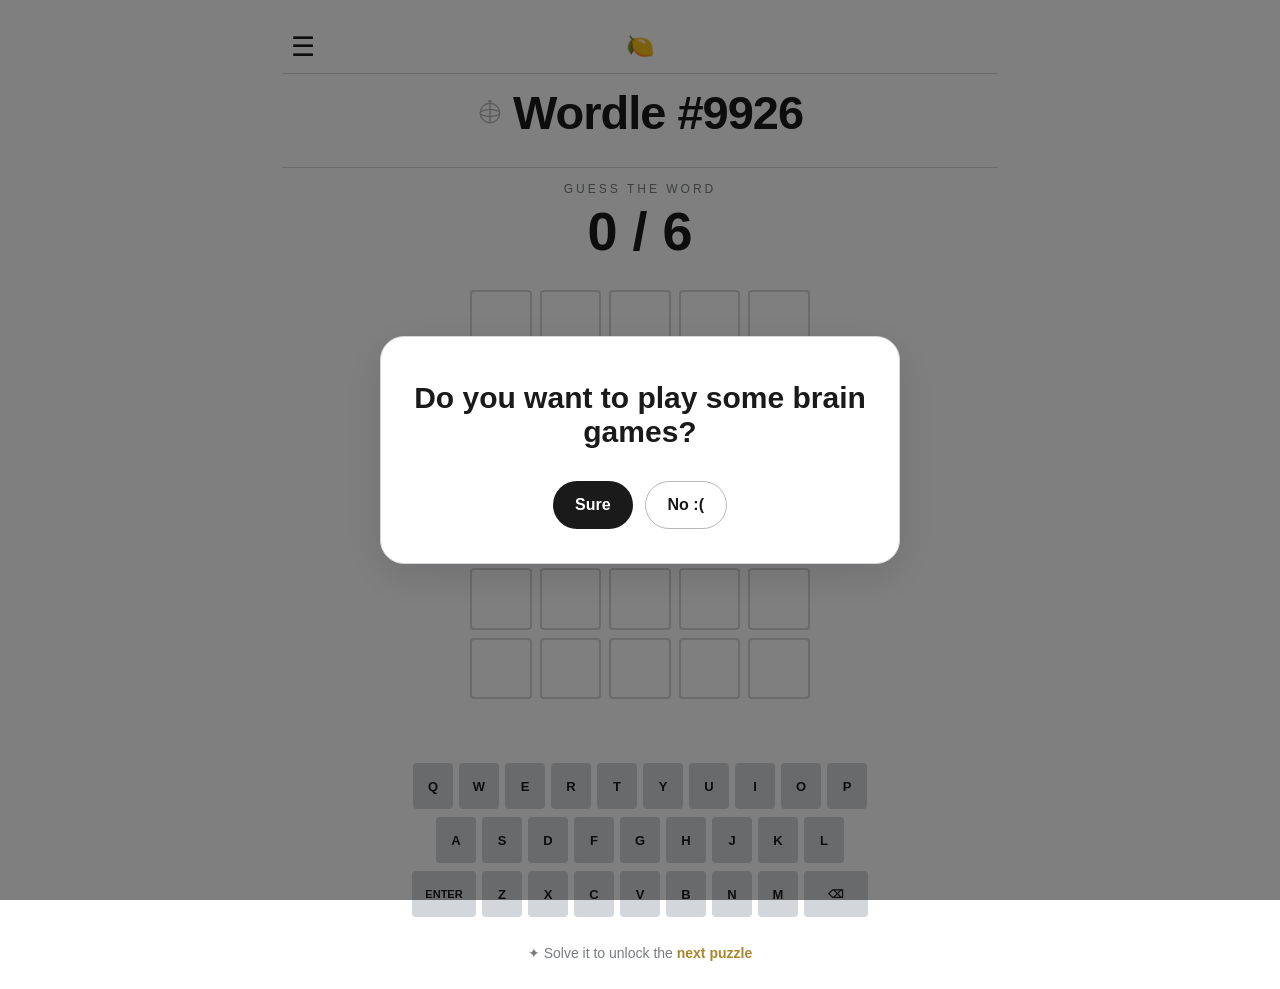
<file: index.html>
<!doctype html>
<html lang="en">
<head>
  <meta charset="utf-8">
  <meta name="viewport" content="width=device-width, initial-scale=1, viewport-fit=cover">
  <meta name="theme-color" content="#000000">
  <title>Wordle #9926</title>
  <link rel="stylesheet" href="style.css">
</head>
<body class="theme-wordle">
  <main class="app">
    <header class="topbar">
      <button class="icon-btn" id="menuBtn" aria-label="Open instructions">☰</button>
      <div class="brand">🍋</div>
      <span class="icon-btn" aria-hidden="true"></span>
    </header>

    <section class="intro">
      <div class="intro-title-row">
        <button class="orb-btn" id="orbBtn" aria-label="???">
          <svg class="orb-icon" viewBox="0 0 40 40" xmlns="http://www.w3.org/2000/svg">
            <circle cx="20" cy="20" r="15" fill="none" stroke="currentColor" stroke-width="2"/>
            <ellipse cx="20" cy="20" rx="15" ry="5.2" fill="none" stroke="currentColor" stroke-width="2"/>
            <line x1="20" y1="5" x2="20" y2="35" stroke="currentColor" stroke-width="2"/>
            <line x1="17" y1="2" x2="23" y2="2" stroke="currentColor" stroke-width="2"/>
            <line x1="20" y1="0" x2="20" y2="4" stroke="currentColor" stroke-width="2"/>
          </svg>
        </button>
        <h1>Wordle #9926</h1>
      </div>
      <div class="divider"></div>
      <div class="eyebrow">GUESS THE WORD</div>
      <div class="score"><span id="guessCount">0</span> / 6</div>
    </section>

    <section class="wl-game">
      <div id="wlBoard" class="wl-board" aria-label="Wordle board"></div>

      <p id="wlMessage" class="wl-message"></p>

      <div id="wlKeyboard" class="wl-keyboard" aria-label="Keyboard"></div>
    </section>

    <p class="spangram-note">✦ Solve it to unlock the <span>next puzzle</span></p>
  </main>

  <div class="overlay hidden" id="modal">
    <div class="modal-card">
      <button class="close-btn" id="closeModal" aria-label="Close">×</button>
      <div id="modalContent"></div>
    </div>
  </div>

  <script src="words.js"></script>
  <script src="wordle.js"></script>
</body>
</html>
</file>
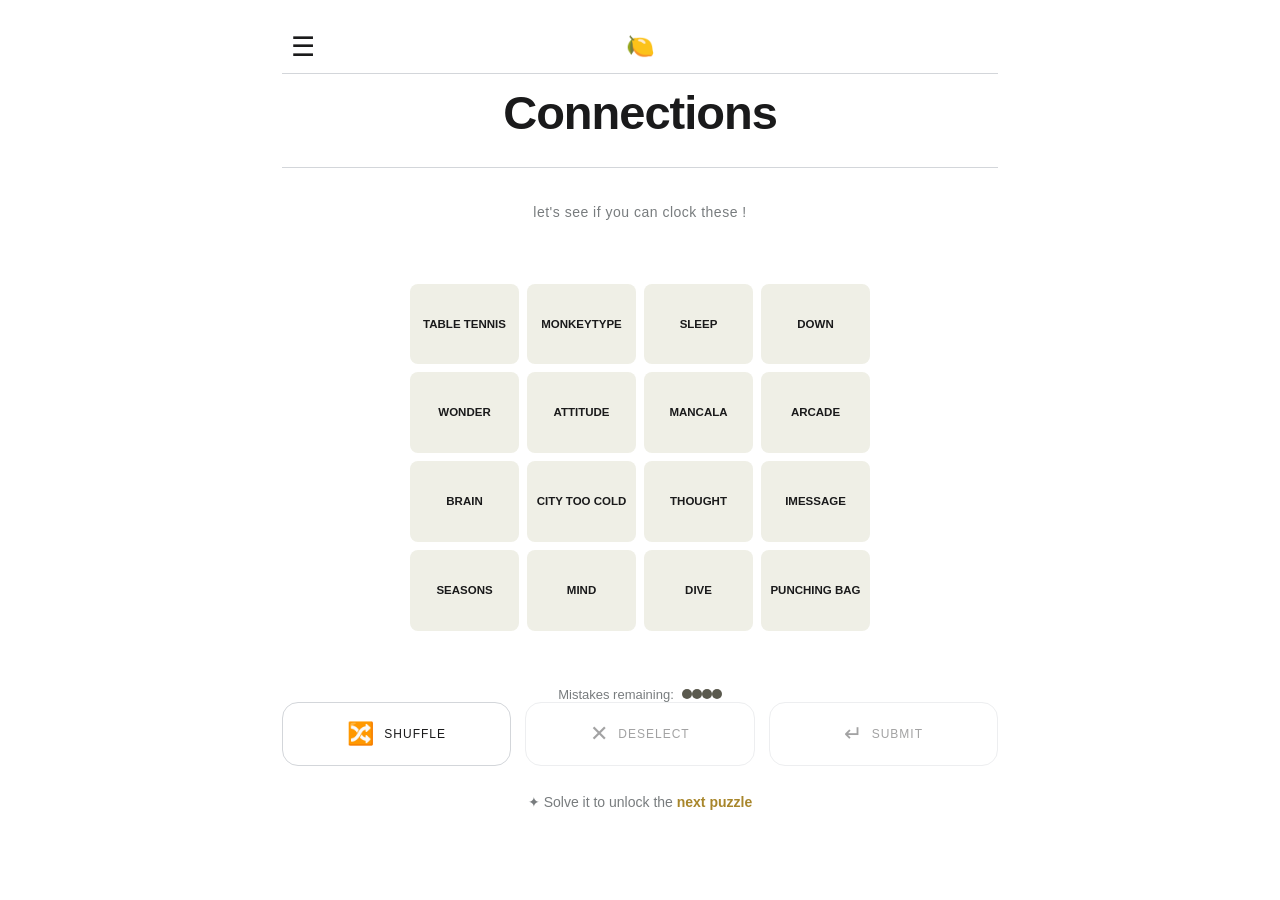
<file: connections.html>
<!doctype html>
<html lang="en">
<head>
  <meta charset="utf-8">
  <meta name="viewport" content="width=device-width, initial-scale=1, viewport-fit=cover">
  <meta name="theme-color" content="#000000">
  <title>Connections</title>
  <link rel="stylesheet" href="style.css">
</head>
<body class="theme-connections">
  <main class="app">
    <header class="topbar">
      <button class="icon-btn" id="menuBtn" aria-label="Open instructions">☰</button>
      <div class="brand">🍋</div>
      <span class="icon-btn" aria-hidden="true"></span>
    </header>

    <section class="intro">
      <h1>Connections</h1>
      <div class="divider"></div>
    </section>

    <section class="cn-game">
      <p class="drag-help">let's see if you can clock these !</p>

      <div id="cnSolved" class="cn-solved-board"></div>
      <div id="cnGrid" class="cn-grid"></div>

      <p id="cnMessage" class="wl-message"></p>

      <div class="cn-dots-row">
        <span>Mistakes remaining:</span>
        <span id="cnDots"></span>
      </div>
    </section>

    <section class="controls">
      <button class="control-btn" id="cnShuffleBtn">
        <span class="control-icon">🔀</span>
        <span>SHUFFLE</span>
      </button>
      <button class="control-btn" id="cnDeselectBtn">
        <span class="control-icon">✕</span>
        <span>DESELECT</span>
      </button>
      <button class="control-btn" id="cnSubmitBtn">
        <span class="control-icon">↵</span>
        <span>SUBMIT</span>
      </button>
    </section>

    <p class="spangram-note">✦ Solve it to unlock the <span>next puzzle</span></p>
  </main>

  <div class="overlay hidden" id="modal">
    <div class="modal-card">
      <button class="close-btn" id="closeModal" aria-label="Close">×</button>
      <div id="modalContent"></div>
    </div>
  </div>

  <script src="connections.js"></script>
</body>
</html>
</file>
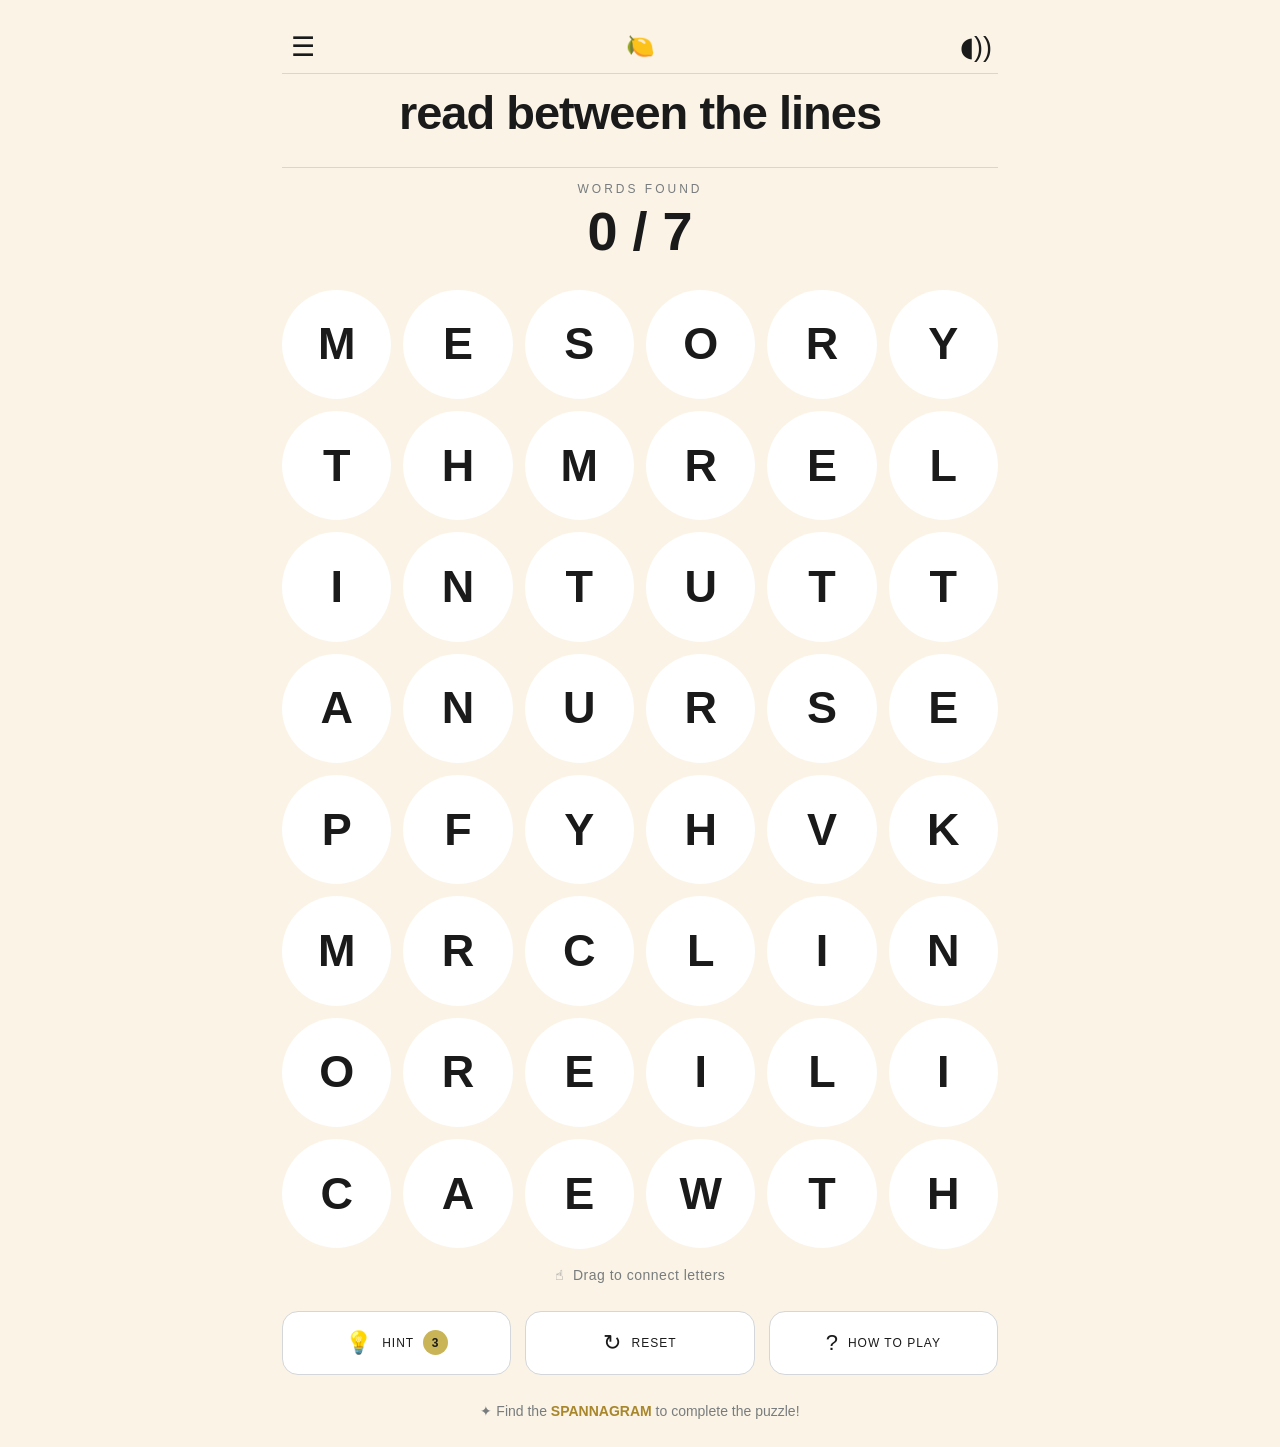
<file: strands.html>
<!doctype html>
<html lang="en">
<head>
  <meta charset="utf-8">
  <meta name="viewport" content="width=device-width, initial-scale=1, viewport-fit=cover">
  <meta name="theme-color" content="#000000">
  <title>read between the lines</title>
  <link rel="stylesheet" href="style.css">
</head>
<body class="theme-strands">
  <main class="app">
    <header class="topbar">
      <button class="icon-btn" id="menuBtn" aria-label="Open instructions">☰</button>
      <div class="brand">🍋</div>
      <button class="icon-btn" id="soundBtn" aria-label="Toggle sound">◖))</button>
    </header>

    <section class="intro">
      <h1>read between the lines</h1>
      <div class="divider"></div>
      <div class="eyebrow">WORDS FOUND</div>
      <div class="score"><span id="foundCount">0</span> / 7</div>
    </section>

    <section class="game">
      <div class="board-wrap">
        <svg id="lineLayer" class="line-layer" aria-hidden="true"></svg>
        <div id="grid" class="grid" aria-label="Letter grid"></div>
      </div>
      <p class="drag-help">☝︎ &nbsp;Drag to connect letters</p>
    </section>

    <section class="controls">
      <button class="control-btn" id="hintBtn">
        <span class="control-icon">💡</span>
        <span>HINT</span>
        <strong id="hintCount">3</strong>
      </button>
      <button class="control-btn" id="resetBtn">
        <span class="control-icon">↻</span>
        <span>RESET</span>
      </button>
      <button class="control-btn" id="howBtn">
        <span class="control-icon">?</span>
        <span>HOW TO PLAY</span>
      </button>
    </section>

    <p class="spangram-note">✦ Find the <span>SPANNAGRAM</span> to complete the puzzle!</p>
  </main>

  <div class="overlay hidden" id="modal">
    <div class="modal-card">
      <button class="close-btn" id="closeModal" aria-label="Close">×</button>
      <div id="modalContent"></div>
    </div>
  </div>

  <script src="game.js"></script>
</body>
</html>
</file>
<file: style.css>
* { box-sizing: border-box; }

:root {
  /* Shared NYT-style light palette */
  --bg: #ffffff;
  --border: #d3d6da;
  --text: #1a1a1b;
  --muted: #787c7e;
  --cell: #ffffff;
  --accent-gold: #c9b458;

  /* Strands found-word colors */
  --strands-blue: #4a90e2;
  --strands-yellow: #f0c135;

  /* NYT Wordle palette */
  --wl-green: #6aaa64;
  --wl-yellow: #c9b458;
  --wl-gray: #787c7e;
  --wl-gray-key: #d3d6da;
  --wl-tile-border: #d3d6da;
  --wl-tile-border-filled: #878a8c;
  --wl-key-bg: #d3d6da;
  --wl-key-text: #1a1a1b;
}

html, body {
  margin: 0;
  min-height: 100%;
  background: var(--bg);
  color: var(--text);
  font-family: -apple-system, BlinkMacSystemFont, "Helvetica Neue", Arial, sans-serif;
}

body { min-height: 100vh; overflow-x: hidden; }

/* per-page background accents */
body.theme-strands { background: #faf3e6; }
body.theme-wordle { background: #ffffff; }
body.theme-connections { background: #ffffff; }

button { font: inherit; color: inherit; }

.app {
  width: min(100%, 760px);
  margin: 0 auto;
  padding: max(20px, env(safe-area-inset-top)) 22px 28px;
}

.topbar {
  display: grid;
  grid-template-columns: 44px 1fr 44px;
  align-items: center;
  min-height: 54px;
  border-bottom: 1px solid var(--border);
}

.brand {
  text-align: center;
  font-size: 23px;
}

.icon-btn {
  width: 42px;
  height: 42px;
  border: 0;
  background: transparent;
  font-size: 27px;
  cursor: pointer;
  color: var(--text);
}

.intro {
  text-align: center;
  padding-top: 14px;
}

.intro h1 {
  margin: 0;
  font-family: "nyt-franklin", "Helvetica Neue", Arial, sans-serif;
  font-size: clamp(25px, 6.5vw, 47px);
  line-height: 1.08;
  font-weight: 700;
  letter-spacing: -1px;
  color: var(--text);
}

.intro-title-row {
  display: flex;
  align-items: center;
  justify-content: center;
  gap: 10px;
}

.orb-btn {
  border: 0;
  background: transparent;
  padding: 0;
  cursor: pointer;
  color: var(--muted);
  display: inline-flex;
  align-items: center;
  opacity: .55;
  transition: opacity .2s ease, color .2s ease;
}

.orb-btn:hover {
  opacity: 1;
  color: var(--accent-gold);
}

.orb-icon {
  width: clamp(18px, 4.2vw, 26px);
  height: clamp(18px, 4.2vw, 26px);
}

.divider {
  height: 1px;
  background: var(--border);
  margin: 28px 0 14px;
}

.eyebrow {
  color: var(--muted);
  letter-spacing: 3px;
  font-size: 12px;
}

.score {
  margin-top: 4px;
  font-size: clamp(34px, 9vw, 54px);
  font-weight: 700;
  color: var(--text);
}

.game {
  width: 100%;
  margin-top: 28px;
}

.board-wrap {
  position: relative;
  width: 100%;
}

.grid {
  position: relative;
  z-index: 2;
  display: grid;
  grid-template-columns: repeat(6, minmax(0, 1fr));
  gap: clamp(7px, 1.5vw, 12px);
  touch-action: none;
  user-select: none;
  -webkit-user-select: none;
}

.line-layer {
  position: absolute;
  inset: 0;
  width: 100%;
  height: 100%;
  z-index: 1;
  pointer-events: none;
  overflow: visible;
}

.drag-line {
  fill: none;
  stroke: #2c2c2c;
  stroke-width: 8;
  stroke-linecap: round;
  stroke-linejoin: round;
  opacity: .85;
}

.drag-dot {
  fill: #2c2c2c;
  opacity: .9;
}

.found-line-blue {
  fill: none;
  stroke: var(--strands-blue);
  stroke-width: 9;
  stroke-linecap: round;
  stroke-linejoin: round;
}

.found-line-yellow {
  fill: none;
  stroke: var(--strands-yellow);
  stroke-width: 10;
  stroke-linecap: round;
  stroke-linejoin: round;
}

.cell {
  aspect-ratio: 1 / 1;
  border: 1px solid transparent;
  border-radius: 50%;
  background: var(--cell);
  display: grid;
  place-items: center;
  font-size: clamp(24px, 7vw, 45px);
  font-weight: 600;
  color: var(--text);
  cursor: pointer;
  position: relative;
  z-index: 3;
  transition: transform .12s ease, background .18s ease, border-color .18s ease, color .18s ease;
}

.cell.selected {
  background: #2c2c2c;
  border-color: #2c2c2c;
  color: #fff;
  transform: scale(1.035);
}

.cell.found-blue {
  background: var(--strands-blue);
  border-color: var(--strands-blue);
  color: #fff;
}

.cell.found-yellow {
  background: var(--strands-yellow);
  border-color: var(--strands-yellow);
  color: #1a1a1b;
}

.cell.hint {
  animation: hintPulse .55s ease-in-out 3;
}

@keyframes hintPulse {
  50% { transform: scale(1.12); border-color: #2c2c2c; }
}

.drag-help {
  text-align: center;
  color: var(--muted);
  margin: 18px 0 28px;
  font-size: 14px;
  letter-spacing: .5px;
}

.controls {
  display: grid;
  grid-template-columns: 1fr 1fr 1fr;
  gap: 14px;
}

.control-btn {
  min-height: 64px;
  border: 1px solid var(--border);
  border-radius: 16px;
  background: #ffffff;
  color: var(--text);
  display: flex;
  align-items: center;
  justify-content: center;
  gap: 9px;
  cursor: pointer;
  letter-spacing: 1px;
  font-size: 12px;
}

.control-btn:hover { border-color: #a8a8a8; }
.control-btn:disabled { opacity: .4; cursor: default; }

.control-icon { font-size: 22px; }

.control-btn strong {
  min-width: 25px;
  height: 25px;
  border-radius: 50%;
  background: var(--accent-gold);
  color: #1a1a1a;
  display: grid;
  place-items: center;
  font-size: 12px;
}

.spangram-note {
  text-align: center;
  color: var(--muted);
  margin: 28px 0 0;
  font-size: 14px;
}

.spangram-note span { color: #a8862b; font-weight: 700; }

.overlay {
  position: fixed;
  inset: 0;
  background: rgba(0,0,0,.5);
  display: grid;
  place-items: center;
  padding: 24px;
  z-index: 20;
}

.hidden { display: none; }

.modal-card {
  width: min(100%, 520px);
  background: #ffffff;
  border: 1px solid var(--border);
  border-radius: 24px;
  padding: 34px 28px;
  text-align: center;
  position: relative;
  box-shadow: 0 12px 40px rgba(0,0,0,.12);
}

.close-btn {
  position: absolute;
  top: 10px;
  right: 15px;
  border: 0;
  background: transparent;
  font-size: 32px;
  cursor: pointer;
  color: var(--muted);
}

.modal-card h2 {
  font-size: 30px;
  font-weight: 700;
  margin: 10px 0 14px;
  color: var(--text);
}

.modal-card p {
  color: #4a4a4a;
  line-height: 1.7;
}

.primary-btn {
  margin-top: 18px;
  padding: 14px 22px;
  border: 0;
  border-radius: 999px;
  background: #1a1a1b;
  color: #fff;
  font-weight: 700;
  cursor: pointer;
}

.modal-btn-row {
  display: flex;
  gap: 12px;
  justify-content: center;
  flex-wrap: wrap;
}

.secondary-btn {
  background: transparent;
  color: var(--text);
  border: 1px solid #b8b8b8;
}

.complete { animation: completePop .7s ease both; }

@keyframes completePop {
  from { opacity: 0; transform: scale(.92); }
  to { opacity: 1; transform: scale(1); }
}

@media (max-width: 600px) {
  .app { padding-left: 14px; padding-right: 14px; }
  .controls { gap: 7px; }
  .control-btn { min-height: 56px; font-size: 10px; padding: 0 4px; }
  .control-icon { font-size: 18px; }
}

@media (max-width: 390px) {
  .cell { border-radius: 40%; }
}

/* Wordle */

.wl-game {
  width: 100%;
  margin-top: 28px;
  display: flex;
  flex-direction: column;
  align-items: center;
  gap: 22px;
}

.wl-board {
  display: flex;
  flex-direction: column;
  gap: 8px;
  width: min(100%, 340px);
}

.wl-row {
  display: grid;
  grid-template-columns: repeat(5, 1fr);
  gap: 8px;
}

.wl-row-shake {
  animation: wlShake .4s ease;
}

@keyframes wlShake {
  20% { transform: translateX(-6px); }
  40% { transform: translateX(6px); }
  60% { transform: translateX(-4px); }
  80% { transform: translateX(4px); }
}

.wl-tile {
  aspect-ratio: 1 / 1;
  border: 2px solid var(--wl-tile-border);
  border-radius: 4px;
  background: var(--cell);
  display: grid;
  place-items: center;
  font-size: clamp(20px, 6vw, 30px);
  font-weight: 700;
  color: var(--text);
  text-transform: uppercase;
}

.wl-tile-filled {
  border-color: var(--wl-tile-border-filled);
}

.wl-tile-flip {
  animation: wlFlip .45s ease both;
}

@keyframes wlFlip {
  0% { transform: rotateX(0deg); }
  50% { transform: rotateX(90deg); }
  51% { transform: rotateX(90deg); }
  100% { transform: rotateX(0deg); }
}

.wl-tile-correct {
  background: var(--wl-green);
  border-color: var(--wl-green);
  color: #fff;
}

.wl-tile-present {
  background: var(--wl-yellow);
  border-color: var(--wl-yellow);
  color: #fff;
}

.wl-tile-absent {
  background: var(--wl-gray);
  border-color: var(--wl-gray);
  color: #fff;
}

.wl-message {
  min-height: 20px;
  text-align: center;
  color: var(--muted);
  font-size: 14px;
  letter-spacing: .3px;
  margin: 0;
  font-weight: 700;
}

.wl-message-link {
  color: #a8862b;
  text-decoration: underline;
}

.wl-keyboard {
  display: flex;
  flex-direction: column;
  gap: 8px;
  width: 100%;
  max-width: 460px;
}

.wl-key-row {
  display: flex;
  justify-content: center;
  gap: 6px;
}

.wl-key {
  min-width: 30px;
  height: 46px;
  padding: 0 8px;
  flex: 1;
  max-width: 40px;
  border: 0;
  border-radius: 4px;
  background: var(--wl-key-bg);
  color: var(--wl-key-text);
  font-size: 13px;
  font-weight: 600;
  cursor: pointer;
  display: grid;
  place-items: center;
}

.wl-key-wide {
  flex: 1.6;
  max-width: 64px;
  font-size: 11px;
}

.wl-key-correct {
  background: var(--wl-green);
  color: #fff;
}

.wl-key-present {
  background: var(--wl-yellow);
  color: #fff;
}

.wl-key-absent {
  background: var(--wl-gray);
  color: #fff;
}

/* Connections */

.cn-game {
  width: 100%;
  margin-top: 18px;
  display: flex;
  flex-direction: column;
  align-items: center;
  gap: 18px;
}

.cn-solved-board {
  width: 100%;
  max-width: 460px;
  display: flex;
  flex-direction: column;
  gap: 8px;
}

.cn-solved-row {
  border-radius: 8px;
  padding: 14px 16px;
  text-align: center;
  animation: completePop .5s ease both;
}

.cn-solved-title {
  font-weight: 800;
  font-size: 13px;
  letter-spacing: .4px;
}

.cn-solved-words {
  font-size: 12px;
  margin-top: 4px;
  opacity: .85;
}

.cn-yellow { background: #f9df6d; color: #1a1a1a; }
.cn-green { background: #a0c35a; color: #1a1a1a; }
.cn-blue { background: #b0c4ef; color: #1a1a1a; }
.cn-purple { background: #ba81c5; color: #fff; }

.cn-grid {
  width: 100%;
  max-width: 460px;
  display: grid;
  grid-template-columns: repeat(4, 1fr);
  gap: 8px;
}

.cn-tile {
  aspect-ratio: 1.35 / 1;
  border: none;
  border-radius: 8px;
  background: #efefe6;
  color: var(--text);
  display: flex;
  align-items: center;
  justify-content: center;
  text-align: center;
  padding: 6px;
  font-size: 11.5px;
  font-weight: 700;
  line-height: 1.15;
  cursor: pointer;
  user-select: none;
  transition: transform .12s ease, background .18s ease, color .18s ease;
}

.cn-tile:hover { background: #e3e3d8; }

.cn-tile-selected {
  background: #5a594e;
  color: #fff;
  transform: scale(0.97);
}

.cn-tile-shake { animation: wlShake .4s ease; }

.cn-message-err { color: #c0392b; }
.cn-message-ok { color: #3a7d1f; }

.cn-dots-row {
  display: flex;
  align-items: center;
  justify-content: center;
  gap: 8px;
  font-size: 13px;
  color: var(--muted);
}

.cn-dot {
  width: 10px;
  height: 10px;
  border-radius: 50%;
  background: #5a594e;
  display: inline-block;
}

.cn-dot-used { background: var(--border); }

@media (max-width: 380px) {
  .cn-tile { font-size: 10px; }
}
</file>
